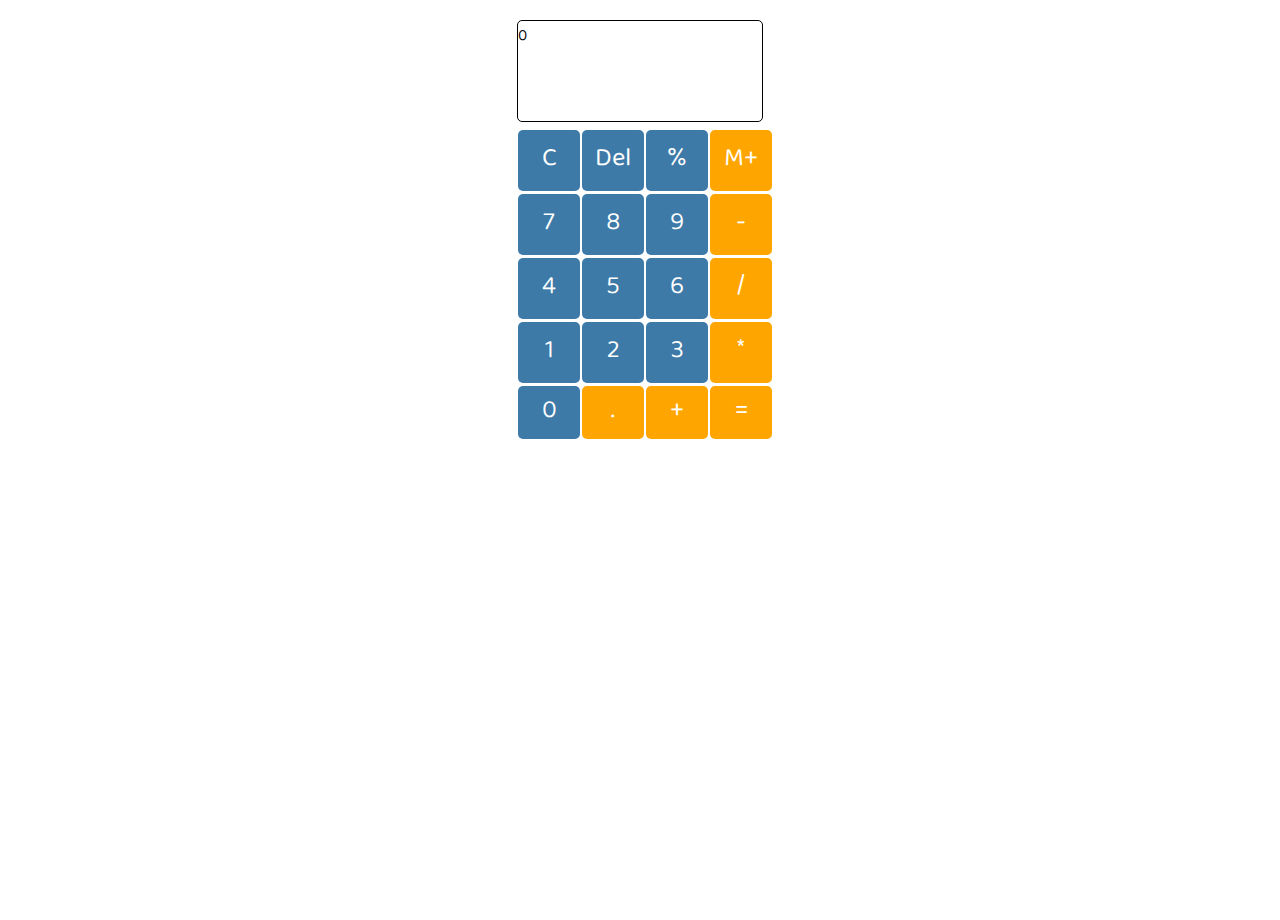
<file: Calculator/index.html>
<!DOCTYPE html>
<html lang="en">
<head>
    <meta charset="UTF-8">
    <meta name="viewport" content="width=device-width, initial-scale=1.0">
    <title>Calculator</title>
    <link rel="stylesheet" href="style.css">
</head>
<body>
    <div style="margin:20px;"></div>
    <div class="container">
    <div class="answerwindow">
      <span class="answerdigit">0</span>
    </div>
    <div class="numbercontainer">
        <div class="numberbox sc-2"><span class="num">C</span></div>
        <div class="numberbox sc-2"><span class="num">Del</span></div>
        <div class="numberbox sc-2"><span class="num">%</span></div>
        <div class="numberbox sc-1"><span class="num">M+</span></div>
        <div class="numberbox sc-2"><span class="num">7</span></div>
        <div class="numberbox sc-2"><span class="num">8</span></div>
        <div class="numberbox sc-2"><span class="num">9</span></div>
        <div class="numberbox sc-1"><span class="num">-</span></div>
        <div class="numberbox sc-2"><span class="num">4</span></div>
        <div class="numberbox sc-2"><span class="num">5</span></div>
        <div class="numberbox sc-2"><span class="num">6</span></div>
        <div class="numberbox sc-1"><span class="num">/</span></div>
        <div class="numberbox sc-2"><span class="num">1</span></div>
        <div class="numberbox sc-2"><span class="num">2</span></div>
        <div class="numberbox sc-2"><span class="num">3</span></div>
        <div class="numberbox sc-1"><span class="num">*</span></div>
        <div class="numberbox sc-2"><span class="num">0</span></div>
        <div class="numberbox sc-1"><span class="num">.</span></div>
        <div class="numberbox sc-1"><span class="num">+</span></div>
        <div class="numberbox sc-1"><span class="num">=</span></div>
    </div>
    </div>
    <script src="script.js"></script>
</body>
</html>
</file>
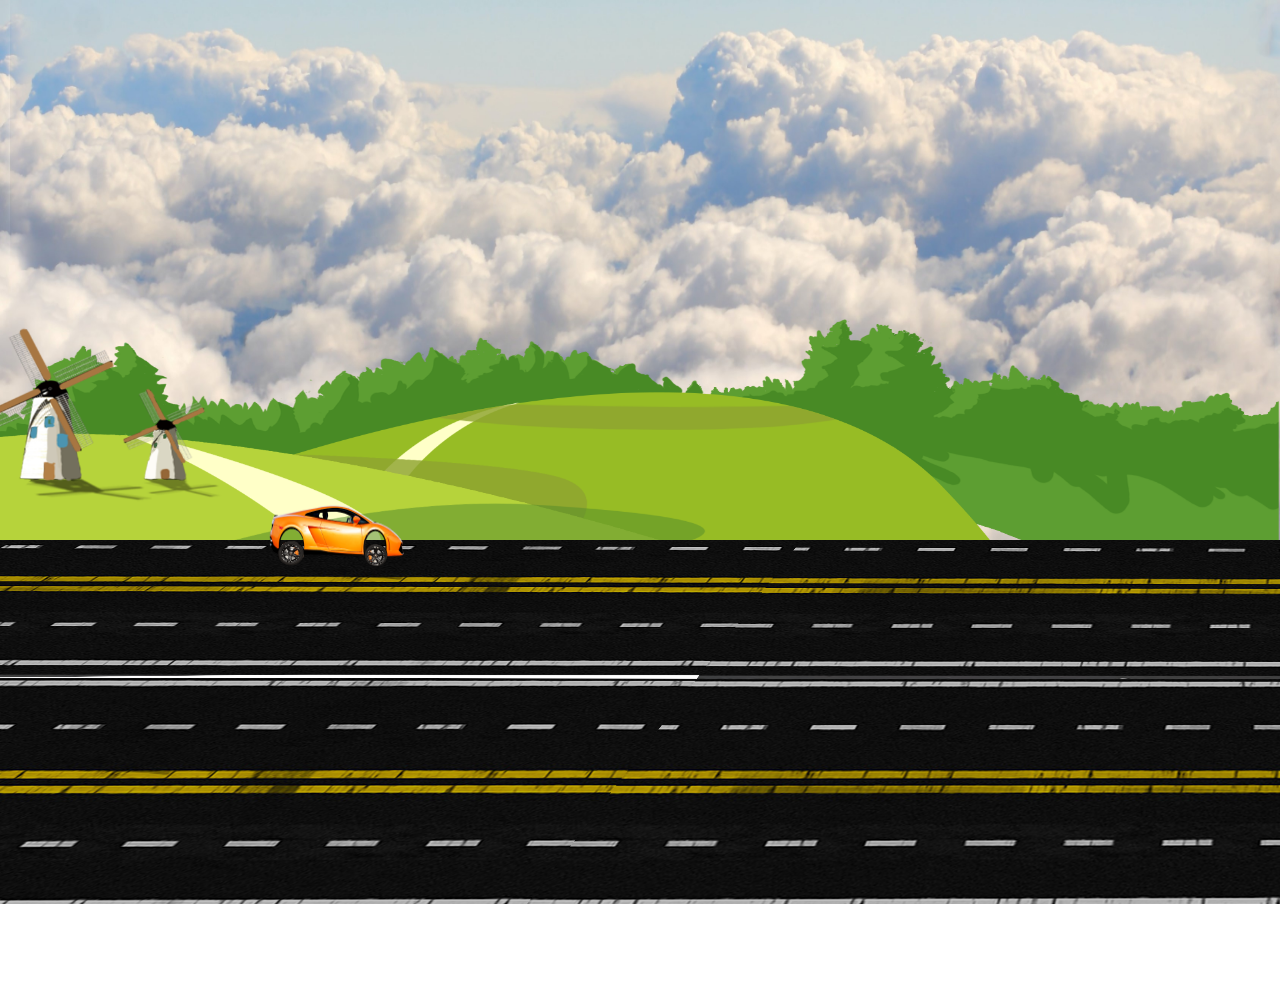
<file: Car Aminated/index.html>
<!DOCTYPE html>
<html lang="en">
<head>
    <meta charset="UTF-8">
    <meta name="viewport" content="width=device-width, initial-scale=1.0">
    <title>Animated car</title>
    <link rel="stylesheet" href="style.css">
</head>
<body>
    <div class="conatiner">
    <div class="cloud">
        <img src="background.jpg" alt="">
    </div>
    <div class="tree">
        <img src="trees.png" alt="">
     <div class="car">
        <img class="carBody" src="car_body.png" alt="">
     <div class="leftwheel">
         <img src="car_wheel_left.png" alt="">
     </div>
     <div class="rightwheel">
         <img src="car_wheel_right.png" alt="">
     </div>
     </div>
    </div>
    <div class="road">

    </div>
</div>
    <script src="script.js"></script>
</body>
</html>
</file>
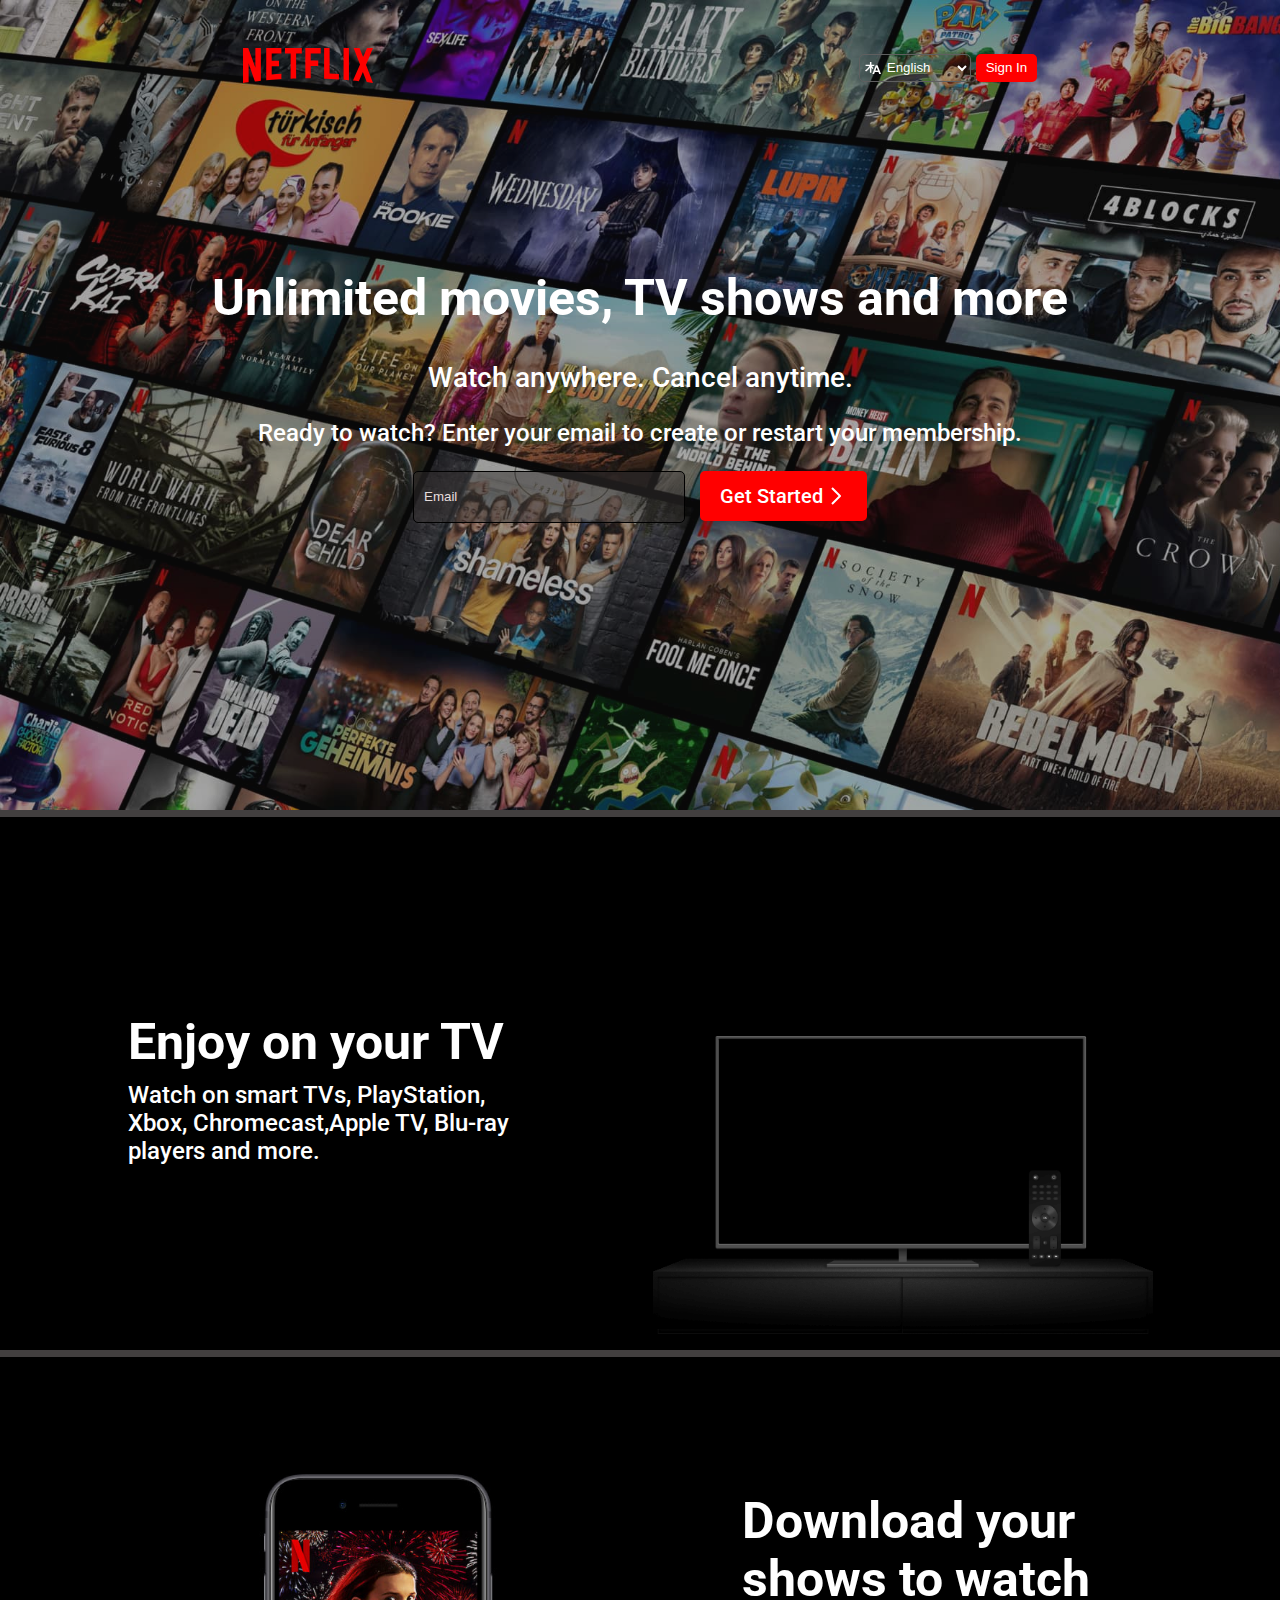
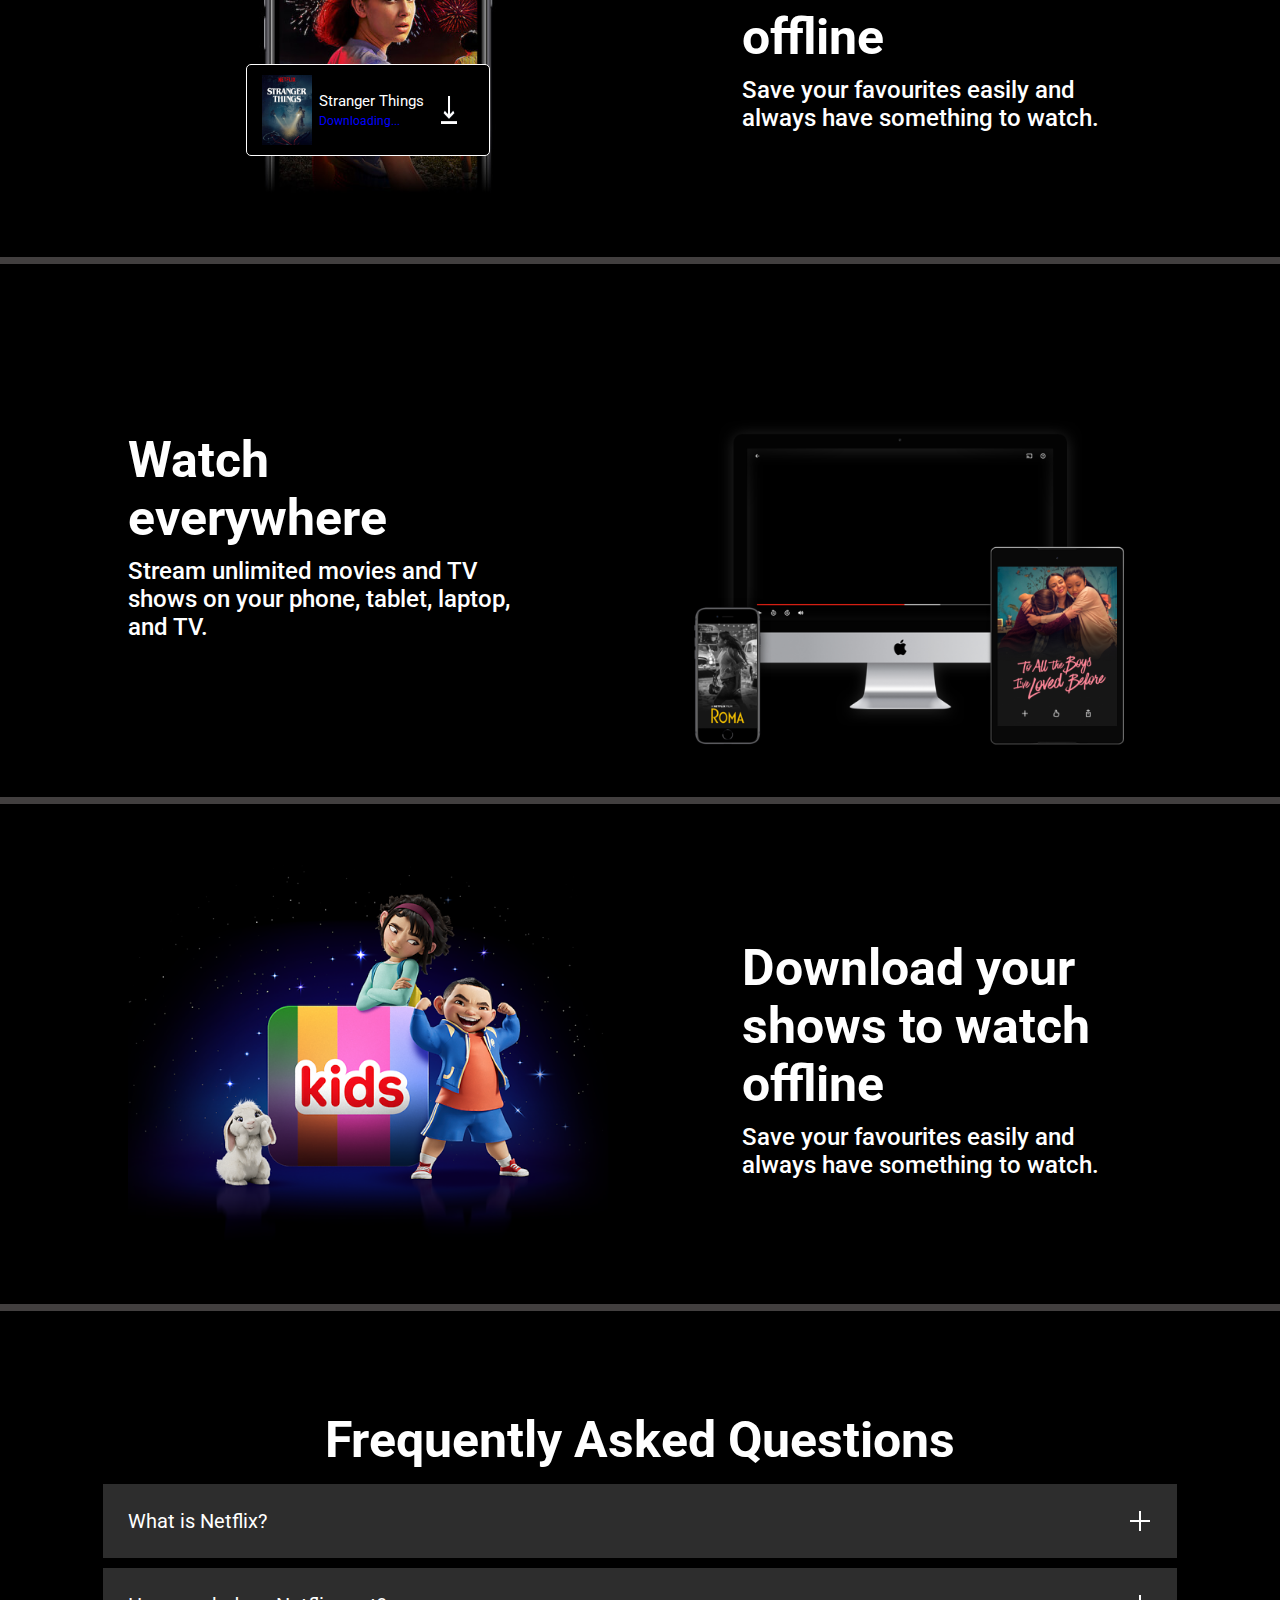
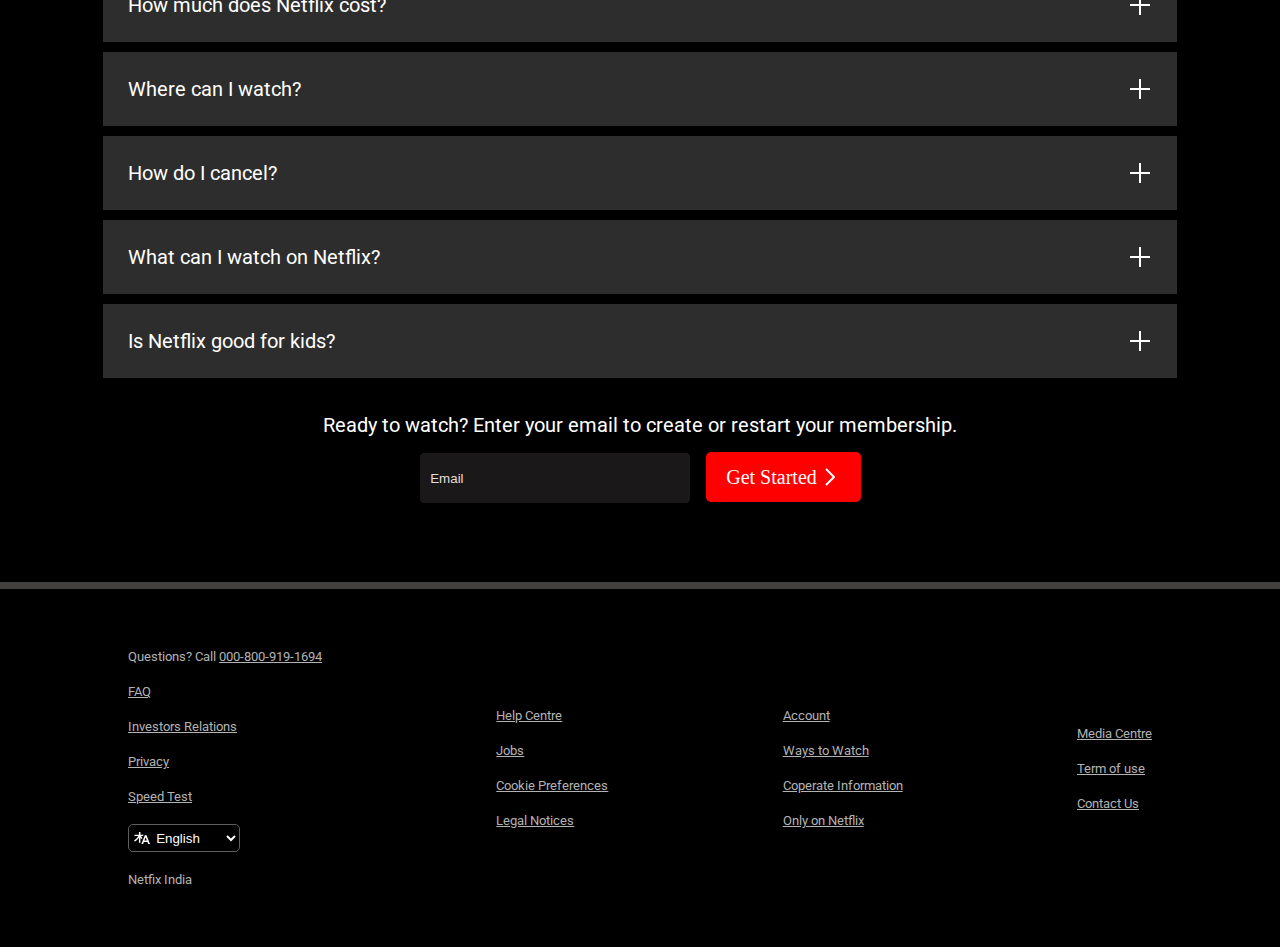
<file: Netflix-clone/index.html>
<!DOCTYPE html>
<html>

<head>
  <meta charset="UTF-8">
  <meta name="viewport" content="width=device-width, initial-scale=1.0">
  <title>Netflix</title>
  <link rel="stylesheet" href="style.css">
  <link href="img/nficon2023.ico">
</head>

<body>
  <section id="home">
    <div class="home-box">

      <div class="navbar">
        <div class="left-nav">
          <img src="img/Netfix.svg">
        </div>
        <div class="right-nav">
          <div class="languageselect-box">
            <img src="img/lang.svg">
            <select name="lang" id="languagebox">
              <option lang="en" label="English" value="en-In" selected>English</option>
              <option lang="hi" label="हिंदी" value="hi-In">हिंदी</option>
            </select>
          </div>
          <button class="btn">Sign In</button>
        </div>
      </div>
      <div class="home-info">
        <h1>Unlimited movies, TV shows and more</h1>
        <h3>Watch anywhere. Cancel anytime.</h3>
        <h4>Ready to watch? Enter your email to create or restart your membership.</h4>
        <div class="email-info">
          <input type="email" placeholder="Email">
          <button class="btn">
            Get Started <img src="img/left-arrow.svg" alt="">
          </button>
        </div>
      </div>
    </div>
  </section>
  <div class="line"></div>

  <section class="container-box">
    <div class="container container-info">
      <div class="left-container">
        <h1>
          Enjoy on your TV
        </h1>
        <h4>Watch on smart TVs, PlayStation, Xbox, Chromecast,Apple TV, Blu-ray players and more.</h4>
      </div>
      <div class="right-container">
        <div class="tv-video">
          <img src="img/tv.png" alt="">
          <video class="video-box-tv" autoplay playinline loop muted>
            <source src="https://assets.nflxext.com/ffe/siteui/acquisition/ourStory/fuji/desktop/video-tv-in-0819.m4v"
              type="video/mp4">
          </video>
        </div>

      </div>
    </div>
  </section>
  <div class="line"></div>


  <section class="container-box">
    <div class="container container-info cont">
      <div class="left-container">
        <h1>
          Download your shows to watch offline
        </h1>
        <h4>Save your favourites easily and always have something to watch.</h4>
      </div>
      <div class="right-container">
        <div class="tv-video" style="left: 0;top: 0;">
          <img src="img/mobile-0819.jpeg" alt="">
          <div class="mobile-info">
            <img src="img/boxshot.png" alt="">
            <div>
              <h5>Stranger Things</h5>
              <span>Downloading...</span>
            </div>
            <img class="downloadIMG" src="img/download-icon.gif">
          </div>
        </div>

      </div>
    </div>
  </section>
    <div class="line"></div>

    <section class="container-box">
      <div class="container container-info">
        <div class="left-container">
          <h1>
            Watch everywhere
          </h1>
          <h4>Stream unlimited movies and TV shows on your phone, tablet, laptop, and TV.</h4>
        </div>
        <div class="right-container">
          <div class="tv-video">
            <img src="img/device-pile.png" alt="">
            <video class="video-box-tvv" autoplay playinline loop muted>
              <source src="https://assets.nflxext.com/ffe/siteui/acquisition/ourStory/fuji/desktop/video-devices-in.m4v"
                type="video/mp4">
            </video>
          </div>
        </div>
      </div>
    </section>
    <div class="line"></div>

    <section class="container-box">
      <div class="container container-info cont">
        <div class="left-container">
          <h1>
            Download your shows to watch offline
          </h1>
          <h4>Save your favourites easily and always have something to watch.</h4>
        </div>
        <div class="right-container">
          <div class="tv-video" style="left: 0;top: 0;">
            <img src="img/kid.png" alt="">
          </div>

        </div>
      </div>
    </section>
    <div class="line"></div>

    <section id="Question-section">
      <div class="container" style="display: flex;flex-direction: column;align-items:center;">
        <h1>Frequently Asked Questions</h1>
        <div class="queston-box">
          <h4>What is Netflix?</h4>
          <img src="img/plus (2).svg">
        </div>
        <div class="question-box-open">
          <h4>Netflix is a streaming service that offers a wide variety of award-winning TV shows, movies, anime,
            documentaries and more – on thousands of internet-connected devices.</h4>
          <br>
          <h4>You can watch as much as you want, whenever you want, without a single ad – all for one low monthly price.
            There's always something new to discover, and new TV shows and movies are added every week!</h4>
        </div>
        <div class="queston-box">
          <h4>How much does Netflix cost?</h4>
          <img src="img/plus (2).svg">
        </div>
        <div class="question-box-open">
          <h4>Netflix is a streaming service that offers a wide variety of award-winning TV shows, movies, anime,
            documentaries and more – on thousands of internet-connected devices.</h4>
          <br>
          <h4>You can watch as much as you want, whenever you want, without a single ad – all for one low monthly price.
            There's always something new to discover, and new TV shows and movies are added every week!</h4>
        </div>
        <div class="queston-box">
          <h4>Where can I watch?</h4>
          <img src="img/plus (2).svg">
        </div>
        <div class="question-box-open">
          <h4>Netflix is a streaming service that offers a wide variety of award-winning TV shows, movies, anime,
            documentaries and more – on thousands of internet-connected devices.</h4>
          <br>
          <h4>You can watch as much as you want, whenever you want, without a single ad – all for one low monthly price.
            There's always something new to discover, and new TV shows and movies are added every week!</h4>
        </div>
        <div class="queston-box">
          <h4>How do I cancel?</h4>
          <img src="img/plus (2).svg">
        </div>
        <div class="question-box-open">
          <h4>Netflix is a streaming service that offers a wide variety of award-winning TV shows, movies, anime,
            documentaries and more – on thousands of internet-connected devices.</h4>
          <br>
          <h4>You can watch as much as you want, whenever you want, without a single ad – all for one low monthly price.
            There's always something new to discover, and new TV shows and movies are added every week!</h4>
        </div>
        <div class="queston-box">
          <h4>What can I watch on Netflix?</h4>
          <img src="img/plus (2).svg">
        </div>
        <div class="question-box-open">
          <h4>Netflix is a streaming service that offers a wide variety of award-winning TV shows, movies, anime,
            documentaries and more – on thousands of internet-connected devices.</h4>
          <br>
          <h4>You can watch as much as you want, whenever you want, without a single ad – all for one low monthly price.
            There's always something new to discover, and new TV shows and movies are added every week!</h4>
        </div>
        <div class="queston-box">
          <h4>Is Netflix good for kids?</h4>
          <img src="img/plus (2).svg">
        </div>
        <div class="question-box-open">
          <h4>Netflix is a streaming service that offers a wide variety of award-winning TV shows, movies, anime,
            documentaries and more – on thousands of internet-connected devices.</h4>
          <br>
          <h4>You can watch as much as you want, whenever you want, without a single ad – all for one low monthly price.
            There's always something new to discover, and new TV shows and movies are added every week!</h4>
        </div>
        <h4 class="email-text">Ready to watch? Enter your email to create or restart your membership.</h4>
        <div class="email-info">
          <input type="email" placeholder="Email">
          <button class="btn">
            Get Started <img src="img/left-arrow.svg" alt="">
          </button>
        </div>
      </div>
    </section>
    <div class="line"></div>


    <footer class="footer">

      <div class="container">

        <div class="footer-one">
          <li>Questions? Call <a href="#">000-800-919-1694</a></li>
          <ul>
            <li><a href="#">FAQ</a></li>
            <li><a href="#">Investors Relations</a></li>
            <li><a href="#">Privacy</a></li>
            <li><a href="#">Speed Test</a></li>
            <div class="languageselect-box" style="margin: 10px 0;">
              <img src="img/lang.svg">
              <select name="lang" id="languagebox">
                <option lang="en" label="English" value="en-In" selected>English</option>
                <option lang="hi" label="हिंदी" value="hi-In">हिंदी</option>
              </select>
            </div>
            <li>Netfix India</li>
          </ul>
        </div>
        <div class="footer-one">
          <ul>
            <li><a href="#">Help Centre</a></li>
            <li><a href="#">Jobs</a></li>
            <li><a href="#">Cookie Preferences</a></li>
            <li><a href="#">Legal Notices</a></li>
          </ul>
        </div>
        <div class="footer-one">
          <ul>
            <li><a href="#">Account</a></li>
            <li><a href="#">Ways to Watch</a></li>
            <li><a href="#">Coperate Information</a></li>
            <li><a href="#">Only on Netflix</a></li>
          </ul>
        </div>
        <div class="footer-one">
          <ul>
            <li><a href="#">Media Centre</a></li>
            <li><a href="#">Term of use</a></li>
            <li><a href="#">Contact Us</a></li>
          </ul>
        </div>
      </div>
    </footer>
    <script src="script.js"></script>
</body>

</html>
</file>
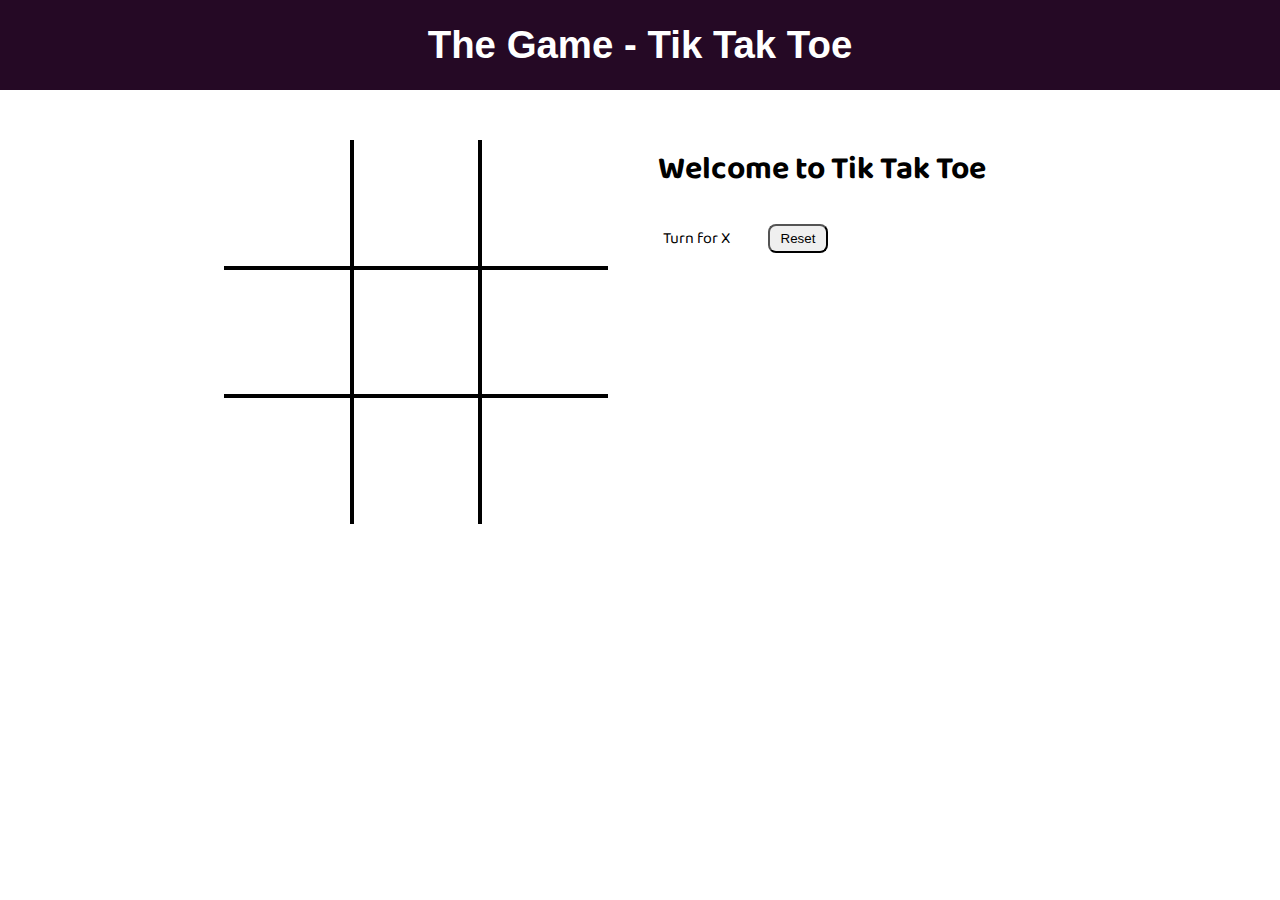
<file: tik tak toe - My Project/index.html>
<!DOCTYPE html>
<html lang="en">
<head>
    <meta charset="UTF-8">
    <meta name="viewport" content="width=device-width, initial-scale=1.0">
    <title>The Game - Tak Tak Toe </title>
    <link rel="stylesheet" href="script.css">
</head>
<body>
     <nav class="navbar">
         <h1>The Game - Tik Tak Toe</h1>
     </nav>

      <!-- Making Game container -->
      <div class="gamecontainer">
        <div class="container">
            <div class="line"></div>
            <div class="box bt-0 bl-0"><span class="boxtext"></span></div>
            <div class="box bt-0"><span class="boxtext"></span></div>
            <div class="box bt-0 br-0"><span class="boxtext"></span></div>
            <div class="box bl-0"><span class="boxtext"></span></div>
            <div class="box"><span class="boxtext"></span></div>
            <div class="box br-0"><span class="boxtext"></span></div>
            <div class="box bb-0 bl-0"><span class="boxtext"></span></div>
            <div class="box bb-0"><span class="boxtext"></span></div>
            <div class="box bb-0 br-0"><span class="boxtext"></span></div>
        </div>
        <div class="gameinfo">
                <h1>Welcome to Tik Tak Toe</h1>
            <div>
            <span id="winthe" class="playerturn">Turn for X</span>
            <Button id="resetbtn" class="btn">Reset</Button>
            </div>
            <div class="imgbox">
                <img src="excited.gif">
            </div>
        </div>
      </div>
    <script src="script.js"></script>
</body>
</html>
</file>
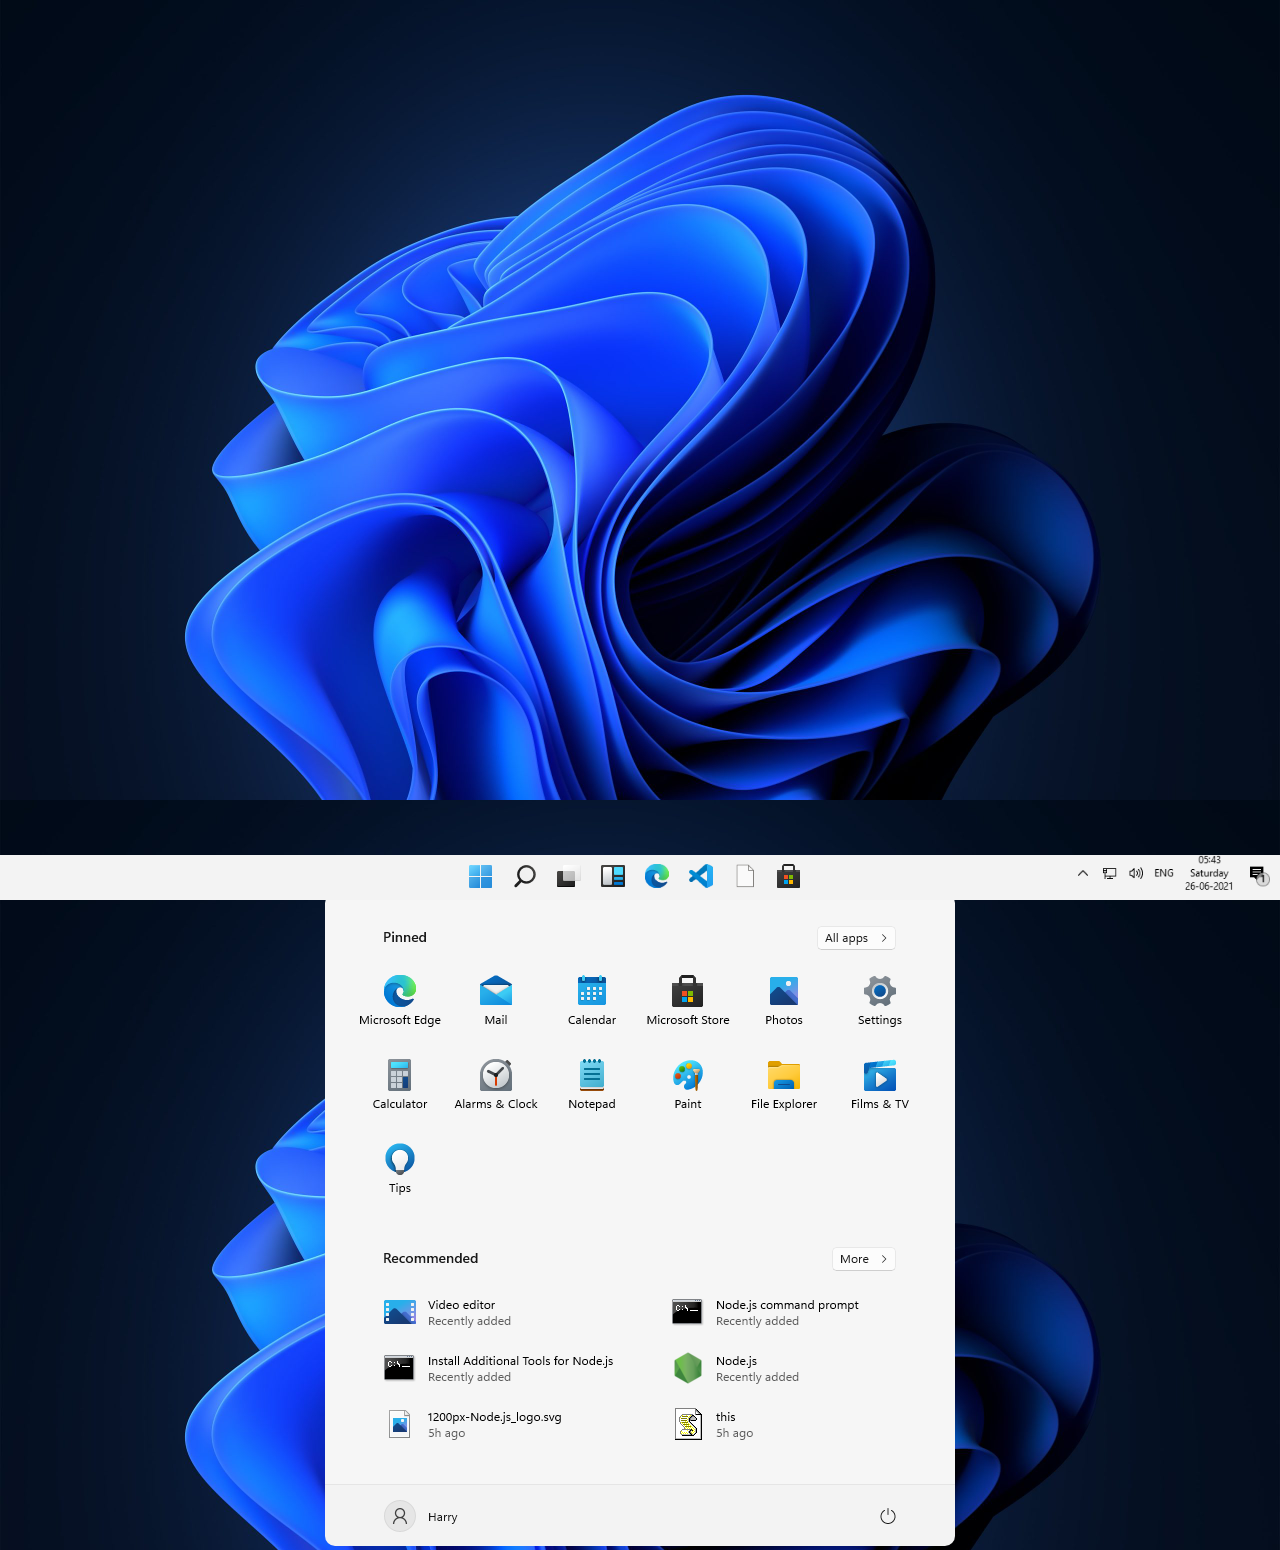
<file: Window-11 frontpage -my/index.html>
<!DOCTYPE html>
<html lang="en">

<head>
    <meta charset="UTF-8">
    <meta name="viewport" content="width=device-width, initial-scale=1.0">
    <title>Window-11</title>
    <link rel="stylesheet" href="style.css">
</head>

<body>
    <div class="taskbar">
        <img src="icons.PNG" alt="">
        <img class="right" src="taskbarright.PNG" alt="">
    </div>
    <div class="startMenu">
        <img src="startmenu.PNG" alt="">
    </div>
    <!-- <video autoplay muted>
        <source src="video.webm" type="video/webm">
    </video> -->

    <script src="script.js"></script>
</body>

</html>
</file>
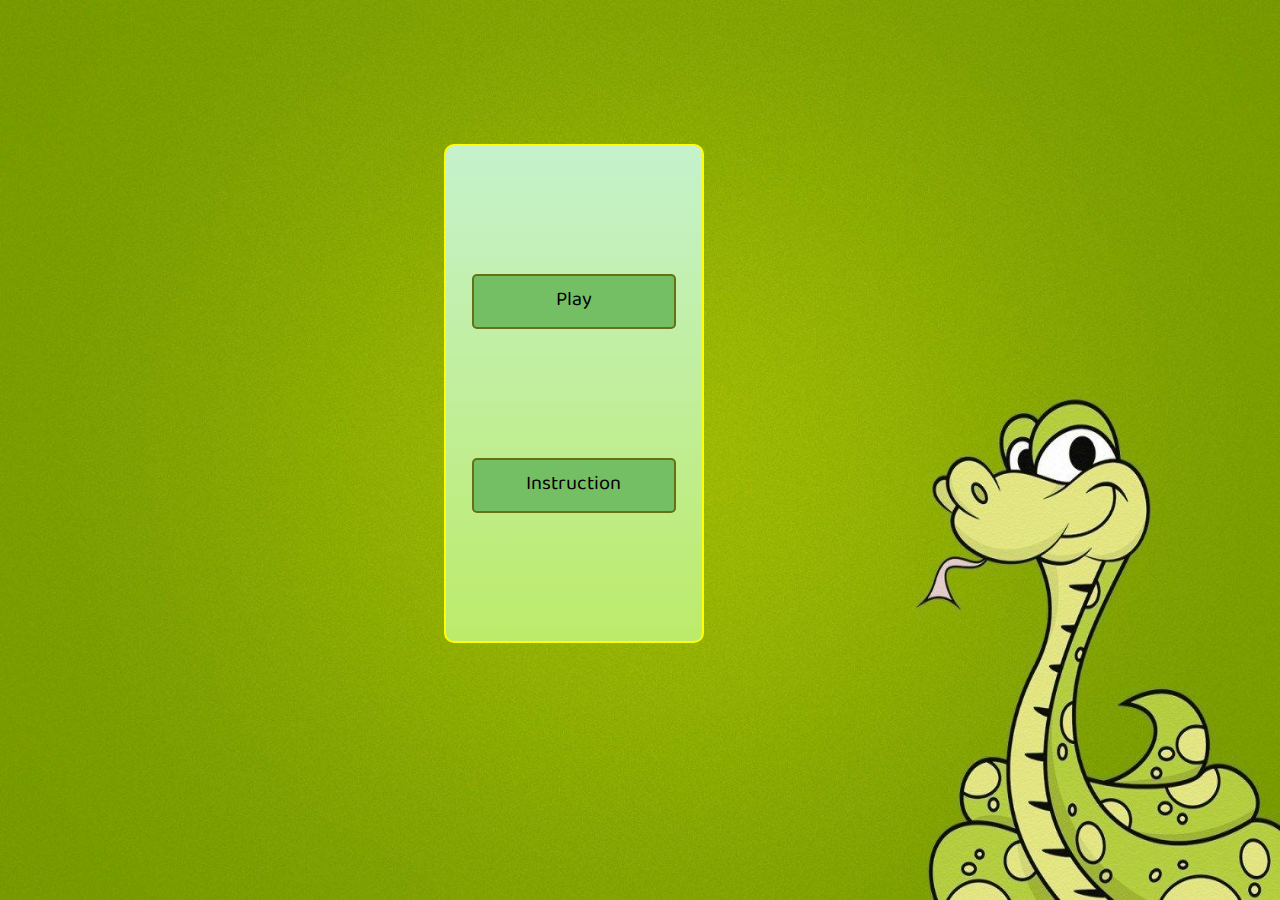
<file: SnakeGame/starting.html>
<!DOCTYPE html>
<html lang="en">
<head>
    <meta charset="UTF-8">
    <meta name="viewport" content="width=device-width, initial-scale=1.0">
    <title>Snake Game</title>
    <link rel="stylesheet" href="css/starting.css">
    <link rel="stylesheet" href="css/style.css">
</head>
<body>
    <div class="menu">
     
       <Button class="mbtn"><a href="/index.html">Play</a></Button>
       <Button class="mbtn"><a href="#">Instruction</a></Button>
    </div>
    <!-- <script src="/js/script.js"></script> -->
</body>
</html>
</file>
<file: Calculator/style.css>
@import url('https://fonts.googleapis.com/css2?family=Baloo+Bhaina+2:wght@400;600&family=Karla:wght@300&display=swap');

*{
    padding: 0;
    margin: 0;
}
body{
    width:100vw;
    height:100vh;
    font-family: 'Baloo Bhaina 2', sans-serif;
}
.container{
    display: flex;
    margin: auto;
    flex-direction: column;
    align-items: center;
    justify-content: center;
    width: 20vw;
}
.answerwindow{
    width: 19vw;
    height: 100px;
    margin: 0vw 1vw;
    border-radius: 5px;
    border: 1px solid black;
}
.numbercontainer{
    display:grid;
    grid-template-columns:repeat(4,5vw);
    grid-template-rows:repeat(4,5vw);
    width:96%;
    height:74%;
    margin:0.5vw auto;
    border-radius:5px;
}
.numberbox{
    color: white;
    border:1px solid transparent;
    border-radius:5px;
    display:flex;
    justify-content:center;
    align-items:center;
    font-size:2vw;
    margin:0.1vw;
    cursor: pointer;
}
.numberbox :hover{
    background-color: aqua;
}
.num{
    width: 100%;
    height: 100%;
    display: flex;
    justify-content: center;
    align-items: center;
}
.sc-1{
    background-color:orange;
}
.sc-2{
    background-color:rgb(62 122 167);
}
</file>
<file: Car Aminated/style.css>
*{
    padding: 0;
    margin: 0;
}
body{
   height:100vh;
   width:100vw;
}
.conatiner
{
    width:100vw;
    height:100vh;
    animation: cloudmove 2s linear  infinite  ;
}
.cloud{
    z-index:5;
    width:100vw;
    height:60vh;
}
.cloud img{
    width:100%;
    height:100%;
}
.tree{
    position:relative;
    bottom:50vh;
    z-index:4;
    width:100vw;
    height:50vh;
}
.tree img{
width:100%;
height: 100%;
}
.car{
    position: relative;
    z-index: 2;
    width: 13vw;
    height: 8vh;
    left: 20vw;
    top: 4vh;
} 
.carBody{
    position:absolute;
    top:-9.5vh;
   
}

.leftwheel{
    position: relative;
    left: 1.5vw;
    bottom: 3.38vw;
    width: 2.5vw;
    height: 2.5vw;
    z-index: 1;
}
.rightwheel{
    position: relative;
    left: 8.15vw;
    bottom: 5.7vw;
    width: 2.5vw;
    height: 2.5vw;
    z-index: 1;
}
.leftwheel img, .rightwheel img{
   width:100%;
   height:100%;
   animation: wheelrotate linear 0.2s infinite;
}
.road{
    position:relative;
    bottom:50vh;
    width:800vw;
    height:50vh;
    z-index:3;
    background-image:url('track.png');
    background-repeat: repeat-x;
    animation: roadmove  linear 6s infinite;
}
@keyframes wheelrotate {
    100%{
        transform: rotate(360deg);
    }
}
@keyframes roadmove {
    100%{
        transform: translateX(-500vw);
    }
}
@keyframes cloudmove {
    100%{
        transform: translateY(-2vh);
    }
    50%{
        transform: translateY(2vh);
    }
}
</file>
<file: Netflix-clone/style.css>
@import url('https://fonts.googleapis.com/css2?family=Roboto:wght@400;500&display=swap');


*{
    margin: 0;
    padding: 0;
    /* overflow-x: hidden; */
}
.btn{
    background-color: red;
    color: white;
    padding:5px 10px;
    border: none;
    border-radius: 5px;
    cursor: pointer;
}
.btn:hover{
    background-color: rgb(157, 14, 14);
}
.container{
    padding:0 10vw;
}
h1{
    font-size:50px;
    font-weight: 700;
    font-family: 'Roboto', sans-serif;
    margin:10px 0;
}
h3{
    font-size:28px;
    font-weight: 500;
}
h4{
    font-size: 24px;
    font-weight: 500;
}


#home{
   width:100%;
   height:90vh;
   background: url(img/Background.jpeg);
   background-size: cover;
   background-repeat: no-repeat;
   overflow-x:hidden;
   
}
#home .home-box{
    background-color: #2e2d2d2e;
    height: 100%;
    width:100%;
}
#home .navbar{
    height:15vh;
    display: flex;
    justify-content:space-around;
    align-items: center;
}
.left-nav img{
    width:130px;
}
.right-nav{
    display: flex;
}
.languageselect-box img{
    z-index: 1;
}
.languageselect-box{
    border:1px solid #5f5f5f;
    border-radius: 5px;
    padding:5px;
    margin-right: 5px;
    display: flex;
    position: relative;
    width:100px;

}
.languageselect-box>select{
    background-color: transparent;
    color: white;
    position: absolute;
    border: none;
    width: 100%;
    min-width: auto;
    text-align: center;
   
    overflow: visible;
    top: 0;
    left: 0;
    right: 0;
    bottom: 0;
}
select option{
    color: black;
}
.home-info{
    max-width: fit-content;
    margin:100px auto;
    min-height: 300px;
    color: white;
    font-family: Netflix Sans,Helvetica Neue,Segoe UI,Roboto,Ubuntu,sans-serif;
    display: flex;
    flex-direction: column;
    justify-content:space-evenly;
    align-items: center;
}

/* .home-info h3{
     font-size: 2vw;
     font-weight: 500;
}
.home-info h4{
     font-size: 1.5vw;
     font-weight: 500;
} */
 .email-info{
    display: flex;
    flex-direction: row;
    height:40px;
}
 .email-info input{
    background-color:rgba(52, 47, 47, 0.505);
    border:1px solid black;
    border-radius: 5px;
    padding: 5px 10px;
    color:white;
    height: 100%;
    width:250px;
    margin-right: 15px;
    
}
 .email-info input::placeholder{
    color: #e6dddd;
}
 .email-info button{
   font-size: 20px;
   font-weight:500;
   padding: 25px 20px;
   display: flex;
   align-items: center;
   font-family:inherit;
}
.line{
    width: 100%;
    height: 7px;
    background-color: rgb(66, 63, 63);
}
.container-box{
    background-color: black;
    width: 100%;
    min-height:500px;
    color: white;
    z-index:-2;
    position: relative;
}
.container-info{
    min-height:500px;
    display: flex;
    justify-content: space-around;
    align-items: center;
    font-family: 'Roboto', sans-serif;
}
.cont{
    flex-direction: row-reverse;
    align-items: center;
}
/* .container-info h4{
    width: 100%;
    font-size: 1.4vw;
    font-weight: 400;
} */
.left-container{
    width: 40%;
}
.right-container{
    display: flex;
    align-items: center;
    width: 60%;
   
}
.tv-video{
    position: relative;
    left: 9vw;
    top: 16vh;
}
.tv-video img{
    width:500px;
    
    position: relative;
}

.video-box-tv{
    position: relative;
    top:-300px;
    left: 50px;
    width:400px;
    z-index: -1;
}

.mobile-info{
    position: absolute;
    top: 246px;
    left: 118px;
    border: 1px solid white;
    display: flex;
    padding:10px 15px;
    border-radius: 5px;
    background-color: black;
}
.mobile-info img{
    width: 50px;
}
.mobile-info div{
    display: flex;
    flex-direction: column;
    justify-content: center;
    margin-left: 7px;
    
}
.mobile-info div h5{
    font-weight: 400;
    font-size: 15px;
}
.mobile-info div span{
    color: blue;
    font-size: 12px;
    margin-top: 4px;
}
.video-box-tvv{
    position: relative;
    top:-350px;
    left: 100px;
    width:300px;
    z-index: -1;
}
#Question-section{
    padding:10vh 0;
    width: 100%;
    background-color: black;
    color: white;
}

#Question-section .queston-box{
    padding: 25px;
    margin:5px;
    width:100%;
    display: flex;
    justify-content: space-between;
    /* align-items: center; */
    background-color: #2d2d2d;
    position: relative;
}
#Question-section .queston-box:hover{
    background-color: #5f5f5f;
    cursor: pointer;
}
#Question-section  h4{
    font-family: 'Roboto', sans-serif;
    font-weight: 400;
    font-size: 20px;
}
.question-box-open{
    position: relative;
    background-color: #2d2d2d;
    margin:0 5px;
    width: 100%;
    top: 0.11px;
    padding: 25px;
    display:none; 
    /* max-height: 0px; */
    opacity: 0; 
}
.question-box-open-toggle{
    position: relative;
    background-color: #2d2d2d;
    margin:0 5px;
    width: 100%;
    top: 0.11px;
    padding: 25px;
}
.email-text{
    font-family: 'Roboto', sans-serif;
    margin:30px 0 15px 0;
    font-weight: 400;
    font-size: 20px;
}

.footer{
    background-color: black;
}
.footer .container {
    display: flex;
    justify-content: space-between;
    align-items: center;
    padding:50px 10vw;
    flex-wrap: wrap;
}
.footer li{
    font-family: 'Roboto', sans-serif;
    list-style: none;
    color: #b3b3b3;
    margin:10px 0;
    font-size: 13px;
}
.footer  li a{
    color: #b3b3b3;
}
.footer ul{
    align-self:flex-start;
    display: flex;
    flex-direction: column;
    justify-content: flex-start;
}
@media screen and (max-width:1000px){
    h1{
        font-size: 35px;
        text-align: center;
    }
    h3{
        font-size:20px;
    }
    h4{
        font-size:16px;
    }
    .container-info{
        display: flex;
        flex-direction: column;
    }
    .container{
        padding:0 5vw;
    }
    .left-container{
        margin:20px 0;
        width:90%;
        text-align: center;
    }.right-container{
        width:90%;
        text-align: center;
    }
    .tv-video{
        position: relative;
        left: 0;
        top: 0;
    }
    .tv-video img{
        width:90%;
    }
    .video-box-tv{
        width:70%;
        top:-44vw;
        left: 0;
    }
    /* .mobile-info{
        width: 55%;
        height: 25%;
    } */
    .mobile-info{
        width:45%;
        left: 20vw;
        top: 33vw;
    }
    .mobile-info img:nth-child(1){
        width:25%;
    }
    .mobile-info div h5{
     font-size:90%;
    }
    .mobile-info div span{
        font-size: 70%;
    }
    .downloadIMG{
       max-width:25%;
    }
    .video-box-tvv {
        position: relative;
        width: 58%;
        top: -51vw;
        z-index: -1;
        left: 0;
    }
    .email-info{
        max-width: 90%;
    }
    .email-info input{
        width:70%;
    }
    .email-info button{
        width: 40%;
        font-size: 90%;
    }
    .email-info button img{
        max-width:70%;
    }
    .queston-box{
        max-width: 90%;
    }
    .question-box-open-toggle{
        max-width: 90%;
    }
    
}
@media screen and (max-width:600px){
    h1{
        font-size: 30px;
        
    }
    h3{
        font-size:16px;
    }
    h4{
        font-size:13px;
    }
}
</file>
<file: tik tak toe - My Project/script.css>
@import url('https://fonts.googleapis.com/css2?family=Baloo+Bhaina+2:wght@600&family=Karla:wght@300&display=swap');

*{
    padding: 0;
    margin: 0;
}
body{
    background-color:white;
}
.navbar{
    background-color: rgb(37, 9, 37);
    display: flex;
    align-items: center;
    justify-content: center;
    font-family:'roboto',sans-serif;
    font-size: larger;
    text-align: center;
    color: white;
    height: 10vh;
    width: 100vw;
}
.gamecontainer{
   display: flex;
   width:65vw;
   margin:50px auto;
}
.container{
    display:grid;
    grid-template-rows: repeat(3,10vw);
    grid-template-columns: repeat(3,10vw);
    position: relative;
}
.box{
    display:flex;
    justify-content: center;
    align-items:center;
    padding: 0;
    border:2px solid black;
    text-align: center;
    cursor:pointer;
}
.box:hover{
    background-color: rgb(244, 222, 244);
}
.boxtext{
    margin: 0;
    font-size:9vw;
    font-family: 'Baloo Bhaina 2', cursive;
}
.gameinfo{
    font-family: 'Baloo Bhaina 2', cursive;
    padding:0 50px;
}
.playerturn{
   margin:5px;
}
.btn{
    padding: 5px;
    margin: 20px 30px;
    width: 60px;
    border-radius: 8px;
    cursor: pointer;
}
img{
    width: 0;
    transition: width 1s ease-in-out;
}

.bt-0{
    border-top:0px;
}
.bb-0{
    border-bottom:0px;
}
.bl-0{
    border-left:0px;
}
.br-0{
    border-right:0px;
}
.line{
    position: absolute;
    height: 5px;
    width: 0;
    background-color: #8f3bdc;
    transform: translate(0vw,0vw) rotate(90deg);
    transition:width 1s ease-in-out;
}

/* Responsiveness  */

@media screen and (max-width: 950px) {
     .gamecontainer{
        display:flex;
        flex-direction:column;
        justify-content: center;
        width: 90vw;
     }
     .container{
        margin: auto;
        grid-template-rows: repeat(3,20vw);
        grid-template-columns: repeat(3,20vw);
     }
     .gameinfo{
           margin: auto;
           padding: 10px;
     }
    
     
  }
</file>
<file: Window-11 frontpage -my/style.css>
*{
    margin: 0;
    padding: 0;
}
body{
    background: url('bg.jpeg');
    background-size:100%;
   overflow:hidden;
   height: 100vh;
}
.taskbar{
   position: absolute;
   width:100%; 
   background-color: #f3f3f3;
    bottom: 0px;
    display:flex;
    justify-content:center;
    z-index:110;
}
.right
{
    position:absolute;
    right:0px;
    height:85%;
}
.startMenu{
    position:absolute;
    width:100%;
    bottom:-650px;
    text-align:center;
    transition: all 0.5s ease-in-out;
}
.startMenu img{
    border-radius: 10px;
}
/* video{
    overflow-y:hidden;
} */
</file>
<file: SnakeGame/css/starting.css>
*{
    padding: 0;
    margin: 0;
}
body{
    background:url('../img/bg.jpg');
    min-height: 100vh;
    background-size:100vw 100vh;
}
.play{
    position: absolute;
    top:40%;
    left:35%;
}
.levels{
     display: flex;
     position:absolute;
     left:24%;
     top:50%;
}
.btn{
    margin: 20px;
    padding: 8px 35px;
    border: 2px solid yellow;
    border-radius: 8px;
    background-color: rgb(205 225 48);
     cursor:pointer;
     color:black;
}
.btn:hover{
   background-color: chocolate;
}
.menu{
    position: absolute;
    display: flex;
    flex-direction: column;
    align-items: center;
    justify-content: space-evenly;
    top: 16vh;
    right: 45vw;
    width: 20vw;
    height: 55vh;
    border: 2px solid yellow;
    border-radius: 10px;
    background: linear-gradient(rgb(197 242 204),rgb(188 235 106));
    opacity:1;
}
.mbtn a{
    text-decoration: none;
    color: black;
}
</file>
<file: SnakeGame/css/style.css>
@import url('https://fonts.googleapis.com/css2?family=Baloo+Bhaina+2:wght@400;500;600&family=Roboto:wght@300&display=swap');
*{
    padding: 0;
    margin: 0;
}
body{
    font-family: 'Baloo Bhaina 2', sans-serif;
   
}
.gamebody{
    background:url('../img/bg.jpg');
    min-height: 100vh;
    background-size:100vw 100vh;
}
#board{
    position:relative;
    display:grid;
    grid-template-columns:repeat(18,1fr); 
    grid-template-rows:repeat(18,1fr); 
    background: linear-gradient(rgb(197 242 204),rgb(188 235 106));
    top:10vh;
    left:10vw;
    width:40vw;
    height:40vw;
    border:5px solid yellow;
}
.scorecard{
    position:absolute;
    top:20vh;
    left:60vw;
    font-size:30px;
}
.head{
    background:linear-gradient(rgb(228, 52, 21),rgb(247, 210, 89));
    border:2px;
    border-radius:10px;

}
.snake{
    background:linear-gradient(rgb(245, 191, 55),rgb(240, 189, 5));
    border:2px;
    border-radius:10px;
}
.food{
    background:linear-gradient(rgb(17, 28, 173),rgb(56, 80, 68));
    border:2px;
    border-radius:10px;
}
.specialfood{
    background:linear-gradient(rgb(254, 0, 238),rgb(19, 19, 19));
    border:2px;
    border-radius:10px;
}
.menubutton{
    display:flex;
    flex-direction:column;
    position:absolute;
    top:1vh;
    left:97vw;
    cursor:pointer;
}
.line{
  width:30px;
  height:5px;
  margin:2px 0px;
  background-color:black;
  border-radius:2px;
}
.menubar{
    display: flex;
    flex-direction:column;
    align-items:center;
    justify-content:space-evenly;
    position: absolute;
    top: 7vh;
    right: 2vw;
    width: 20vw;
    height: 40vh;
    border: 2px solid yellow;
    border-radius: 10px;
    background: linear-gradient(rgb(197 242 204),rgb(188 235 106));
    opacity: 0;
}
.mbtn{
    width: 80%;
    font-size: 20px;
    padding: 5px;
    border: 2px solid #646102d4;
    border-radius: 5px;
    background-color: #74be64;
    cursor: pointer;
    font-family: 'Baloo Bhaina 2', sans-serif;
}
</file>
